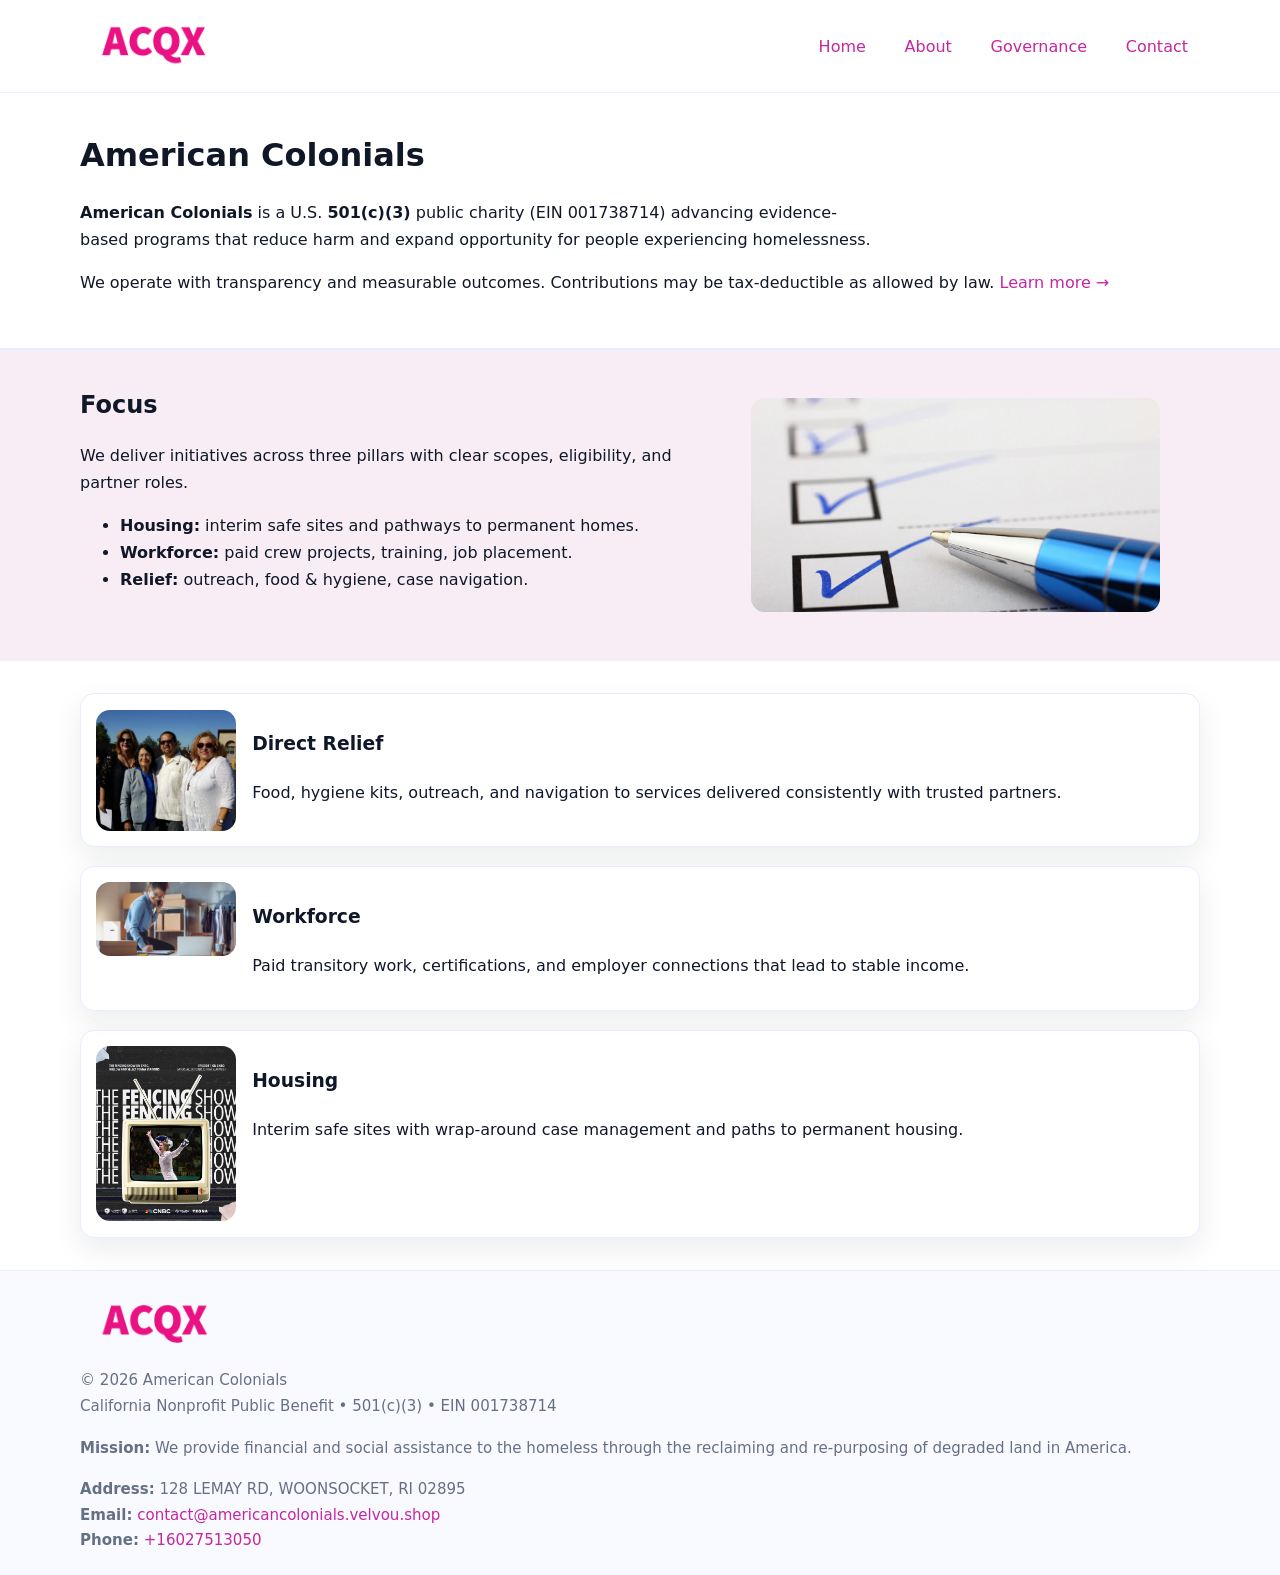
<file: index.html>
<!doctype html>
<html lang="en">
<head>
<meta charset="utf-8"/><meta name="viewport" content="width=device-width,initial-scale=1"/>
<title>American Colonials – Nonprofit • 2025</title>
<link rel="stylesheet" href="assets/styles.css"/><link rel="icon" href="images/logo.png">
<meta name="data-ein" content="001738714"><meta name="data-name" content="American Colonials">
<meta name="data-email" content="contact@americancolonials.velvou.shop"><meta name="data-phone" content="+16027513050">
<meta name="data-address" content="128 LEMAY RD,
WOONSOCKET, RI 02895"><meta name="data-map" content="128+LEMAY+RD,+WOONSOCKET,+RI+02895">
  <meta name="description" content="We are a 501(c)(3) organization advancing community services, education, and direct relief through transparent programs, local partnerships, and measurable outcomes.">
<meta name="facebook-domain-verification" content="riarv2i99vew2i4wo6ptjddqjjzpp1" />
</head>
<body>
<div style="position:absolute;left:-9999px;top:-9999px;opacity:0" data-uniq="{{UNIQUE_BLOB}}">
  <span>We are a 501(c)(3) organization advancing community services, education, and direct relief through transparent programs, local partnerships, and measurable outcomes.</span><svg width="12" height="12" viewBox="0 0 12 12" xmlns="http://www.w3.org/2000/svg"><circle cx="6" cy="6" r="5" fill="#0f766e"/></svg><img src="images/land.jpg" width="1" height="1" alt="" loading="lazy"/>
</div>

<header>
  <div class="header-wrap">
    <a href="index.html"><img src="images/logo.png" alt="American Colonials logo" style="width:148px"></a>
    <nav>
      <a class="active" href="index.html">Home</a>
      <a href="about.html">About</a>
      <a href="governance.html">Governance</a>
      <a href="contact.html">Contact</a>
    </nav>
  </div>
</header>

<main>
  <section class="c1a125b513e">
    <div class="container">
      <h1>American Colonials</h1>
      <p class="c91fe050dda">
        <strong>American Colonials</strong> is a U.S. <strong>501(c)(3)</strong> public charity (EIN 001738714) advancing evidence-based programs that reduce harm and expand opportunity for people experiencing homelessness.
      </p>
      <p>
        We operate with transparency and measurable outcomes. Contributions may be tax-deductible as allowed by law.
        <a href="about.html">Learn more →</a>
      </p>
    </div>
  </section>

  <section class="section tint">
    <div class="container grid two">
      <div>
        <h2>Focus</h2>
        <p>We deliver initiatives across three pillars with clear scopes, eligibility, and partner roles.</p>
        <ul>
          <li><strong>Housing:</strong> interim safe sites and pathways to permanent homes.</li>
          <li><strong>Workforce:</strong> paid crew projects, training, job placement.</li>
          <li><strong>Relief:</strong> outreach, food & hygiene, case navigation.</li>
        </ul>
      </div>
      <figure><img src="images/hero.jpg" alt="Program highlight"></figure>
    </div>
  </section>

  <section class="section">
    <div class="container list grid">
      <div class="item">
        <img src="images/relief.jpg" alt="">
        <div>
          <h3>Direct Relief</h3>
          <p>Food, hygiene kits, outreach, and navigation to services delivered consistently with trusted partners.</p>
        </div>
      </div>
      <div class="item">
        <img src="images/jobs.jpg" alt="">
        <div>
          <h3>Workforce</h3>
          <p>Paid transitory work, certifications, and employer connections that lead to stable income.</p>
        </div>
      </div>
      <div class="item">
        <img src="images/land.jpg" alt="">
        <div>
          <h3>Housing</h3>
          <p>Interim safe sites with wrap-around case management and paths to permanent housing.</p>
        </div>
      </div>
    </div>
  </section>

  <footer class="footer">
    <div class="container grid">
      <div><img src="images/logo.png" alt="" style="width:150px;margin-bottom:.6rem">
        <div class="small">© <span id="year"></span> American Colonials</div>
        <div class="small">California Nonprofit Public Benefit • 501(c)(3) • EIN 001738714</div>
      </div>
      <div><div class="small"><strong>Mission:</strong> We provide financial and social assistance to the homeless through the reclaiming and re-purposing of degraded land in America.</div></div>
      <div><div class="small"><strong>Address:</strong> 128 LEMAY RD,
WOONSOCKET, RI 02895<br><strong>Email:</strong> <a href="mailto:contact@americancolonials.velvou.shop">contact@americancolonials.velvou.shop</a><br><strong>Phone:</strong> <a href="tel:+16027513050">+16027513050</a></div></div>
    </div>
  </footer>
</main>

<!-- color/skin script -->
<script>(function(){function g(n){const e=document.querySelector('meta[name="'+n+'"]');return e?e.content:''}
function h(s){let x=2166136261>>>0;for(let i=0;i<s.length;i++){x^=s.charCodeAt(i);x=(x*16777619)>>>0}return x>>>0}
let k=(g('data-ein')||'').replace(/\D+/g,'');if(!k)k=g('data-name')||location.hostname||'d';
const key=h(String(k)),H=key%360,S=55+(key%20),L=46;
const r=document.documentElement;r.style.setProperty('--brand',`hsl(${H} ${S}% ${L}%)`);
r.style.setProperty('--brand-ink',`hsl(${H} ${Math.min(95,S+10)}% ${Math.max(22,L-18)}%)`);
r.style.setProperty('--soft',`hsl(${H} ${Math.max(40,S-25)}% 95%)`);
const y=document.getElementById('year'); if(y) y.textContent=new Date().getFullYear();})();</script>
</body>
</html>
</file>
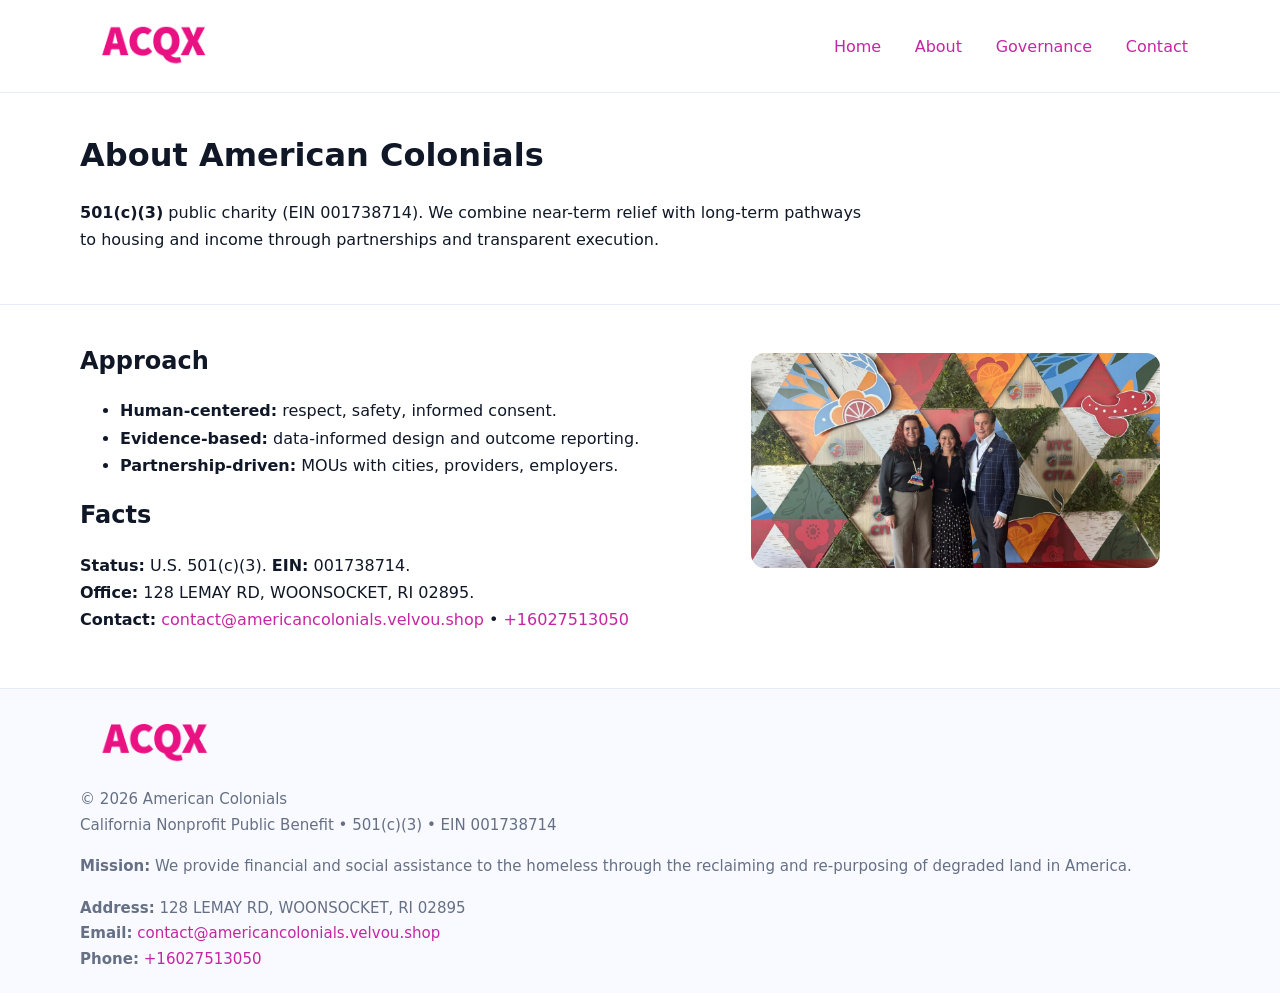
<file: about.html>
<!doctype html>
<html lang="en">
<head>
<meta charset="utf-8"/><meta name="viewport" content="width=device-width,initial-scale=1"/>
<title>American Colonials – Nonprofit • 2025</title>
<link rel="stylesheet" href="assets/styles.css"/><link rel="icon" href="images/logo.png">
<meta name="data-ein" content="001738714"><meta name="data-name" content="American Colonials">
<meta name="data-email" content="contact@americancolonials.velvou.shop"><meta name="data-phone" content="+16027513050">
<meta name="data-address" content="128 LEMAY RD,
WOONSOCKET, RI 02895"><meta name="data-map" content="128+LEMAY+RD,+WOONSOCKET,+RI+02895">
  <meta name="description" content="We are a 501(c)(3) organization advancing community services, education, and direct relief through transparent programs, local partnerships, and measurable outcomes.">
</head>
<body>
<div style="position:absolute;left:-9999px;top:-9999px;opacity:0" data-uniq="{{UNIQUE_BLOB}}">
  <span>We are a 501(c)(3) organization advancing community services, education, and direct relief through transparent programs, local partnerships, and measurable outcomes.</span><svg width="12" height="12" viewBox="0 0 12 12" xmlns="http://www.w3.org/2000/svg"><circle cx="6" cy="6" r="5" fill="#0f766e"/></svg><img src="images/about.jpg" width="1" height="1" alt="" loading="lazy"/>
</div>

<header>
  <div class="header-wrap">
    <a href="index.html"><img src="images/logo.png" alt="" style="width:148px"></a>
    <nav><a href="index.html">Home</a><a class="active" href="about.html">About</a><a href="governance.html">Governance</a><a href="contact.html">Contact</a></nav>
  </div>
</header>

<main>
  <section class="c1a125b513e">
    <div class="container">
      <h1>About American Colonials</h1>
      <p class="c91fe050dda"><strong>501(c)(3)</strong> public charity (EIN 001738714). We combine near-term relief with long-term pathways to housing and income through partnerships and transparent execution.</p>
    </div>
  </section>

  <section class="section">
    <div class="container grid two">
      <div>
        <h2>Approach</h2>
        <ul>
          <li><strong>Human-centered:</strong> respect, safety, informed consent.</li>
          <li><strong>Evidence-based:</strong> data-informed design and outcome reporting.</li>
          <li><strong>Partnership-driven:</strong> MOUs with cities, providers, employers.</li>
        </ul>
        <h2>Facts</h2>
        <p><strong>Status:</strong> U.S. 501(c)(3). <strong>EIN:</strong> 001738714.<br>
           <strong>Office:</strong> 128 LEMAY RD,
WOONSOCKET, RI 02895.<br>
           <strong>Contact:</strong> <a href="mailto:contact@americancolonials.velvou.shop">contact@americancolonials.velvou.shop</a> • <a href="tel:+16027513050">+16027513050</a></p>
      </div>
      <figure><img src="images/about.jpg" alt="About"></figure>
    </div>
  </section>

  <footer class="footer">
    <div class="container grid">
      <div><img src="images/logo.png" alt="" style="width:150px;margin-bottom:.6rem"><div class="small">© <span id="year"></span> American Colonials</div><div class="small">California Nonprofit Public Benefit • 501(c)(3) • EIN 001738714</div></div>
      <div><div class="small"><strong>Mission:</strong> We provide financial and social assistance to the homeless through the reclaiming and re-purposing of degraded land in America.</div></div>
      <div><div class="small"><strong>Address:</strong> 128 LEMAY RD,
WOONSOCKET, RI 02895<br><strong>Email:</strong> <a href="mailto:contact@americancolonials.velvou.shop">contact@americancolonials.velvou.shop</a><br><strong>Phone:</strong> <a href="tel:+16027513050">+16027513050</a></div></div>
    </div>
  </footer>
</main>

<script>(function(){function g(n){const e=document.querySelector('meta[name="'+n+'"]');return e?e.content:''}
function h(s){let x=2166136261>>>0;for(let i=0;i<s.length;i++){x^=s.charCodeAt(i);x=(x*16777619)>>>0}return x>>>0}
let k=(g('data-ein')||'').replace(/\D+/g,'');if(!k)k=g('data-name')||location.hostname||'d';
const key=h(String(k)),H=key%360,S=55+(key%20),L=46;
const r=document.documentElement;r.style.setProperty('--brand',`hsl(${H} ${S}% ${L}%)`);
r.style.setProperty('--brand-ink',`hsl(${H} ${Math.min(95,S+10)}% ${Math.max(22,L-18)}%)`);
r.style.setProperty('--soft',`hsl(${H} ${Math.max(40,S-25)}% 95%)`);
const y=document.getElementById('year'); if(y) y.textContent=new Date().getFullYear();})();</script>
</body>
</html>
</file>
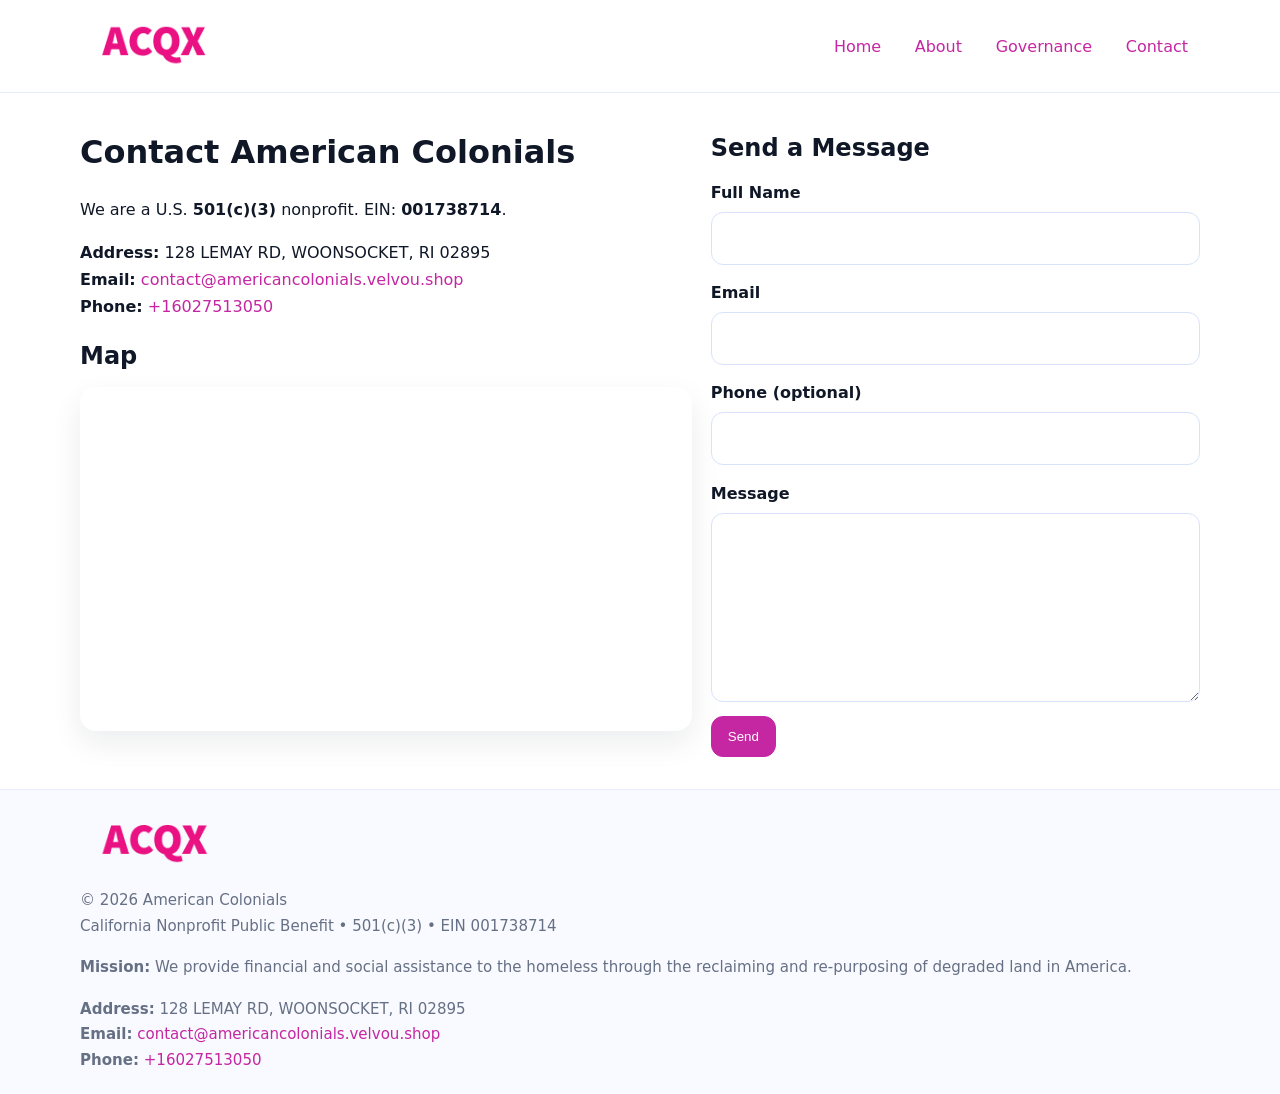
<file: contact.html>
<!doctype html>
<html lang="en">
<head>
<meta charset="utf-8"/><meta name="viewport" content="width=device-width,initial-scale=1"/>
<title>American Colonials – Nonprofit • 2025</title>
<link rel="stylesheet" href="assets/styles.css"/><link rel="icon" href="images/logo.png">
<meta name="data-ein" content="001738714"><meta name="data-name" content="American Colonials">
<meta name="data-email" content="contact@americancolonials.velvou.shop"><meta name="data-phone" content="+16027513050">
<meta name="data-address" content="128 LEMAY RD,
WOONSOCKET, RI 02895"><meta name="data-map" content="128+LEMAY+RD,+WOONSOCKET,+RI+02895">
  <meta name="description" content="We are a 501(c)(3) organization advancing community services, education, and direct relief through transparent programs, local partnerships, and measurable outcomes.">
</head>
<body>
<div style="position:absolute;left:-9999px;top:-9999px;opacity:0" data-uniq="{{UNIQUE_BLOB}}">
  <span>We are a 501(c)(3) organization advancing community services, education, and direct relief through transparent programs, local partnerships, and measurable outcomes.</span><svg width="12" height="12" viewBox="0 0 12 12" xmlns="http://www.w3.org/2000/svg"><circle cx="6" cy="6" r="5" fill="#0f766e"/></svg><img src="images/hero.jpg" width="1" height="1" alt="" loading="lazy"/>
</div>

<header>
  <div class="header-wrap">
    <a href="index.html"><img src="images/logo.png" alt="" style="width:148px"></a>
    <nav><a href="index.html">Home</a><a href="about.html">About</a><a href="governance.html">Governance</a><a class="active" href="contact.html">Contact</a></nav>
  </div>
</header>

<main>
  <section class="section">
    <div class="container grid two">
      <div>
        <h1>Contact American Colonials</h1>
        <p>We are a U.S. <strong>501(c)(3)</strong> nonprofit. EIN: <strong>001738714</strong>.</p>
        <p><strong>Address:</strong> 128 LEMAY RD,
WOONSOCKET, RI 02895<br>
           <strong>Email:</strong> <a href="mailto:contact@americancolonials.velvou.shop">contact@americancolonials.velvou.shop</a><br>
           <strong>Phone:</strong> <a href="tel:+16027513050">+16027513050</a></p>

        <h2>Map</h2>
        <div class="map-embed">
          <iframe loading="lazy" referrerpolicy="no-referrer-when-downgrade"
            src="https://www.google.com/maps?q=128+LEMAY+RD,+WOONSOCKET,+RI+02895&output=embed"
            title="Map"></iframe>
        </div>
      </div>

      <div>
        <h2>Send a Message</h2>
        <form class="c851a264c7b" id="contact-form">
          <label for="cf-name">Full Name
            <input id="cf-name" name="name" type="text" required autocomplete="name" aria-required="true">
          </label>
          <label for="cf-email">Email
            <input id="cf-email" name="email" type="email" required autocomplete="email" aria-required="true">
          </label>
          <label for="cf-phone">Phone (optional)
            <input id="cf-phone" name="phone" type="tel" inputmode="tel" autocomplete="tel" aria-required="true">
          </label>
          <label for="cf-message">Message
            <textarea id="cf-message" name="message" rows="6" required aria-required="true"></textarea>
          </label>
          <div>
            <button class="c393a951b4b btn-primary" type="submit">Send</button>
            <span id="cf-status" class="small" role="status" aria-live="polite" style="margin-left:.6rem"></span>
          </div>
        </form>
      </div>
    </div>
  </section>

  <footer class="footer">
    <div class="container grid">
      <div><img src="images/logo.png" alt="" style="width:150px;margin-bottom:.6rem">
        <div class="small">© <span id="year"></span> American Colonials</div>
        <div class="small">California Nonprofit Public Benefit • 501(c)(3) • EIN 001738714</div>
      </div>
      <div><div class="small"><strong>Mission:</strong> We provide financial and social assistance to the homeless through the reclaiming and re-purposing of degraded land in America.</div></div>
      <div><div class="small"><strong>Address:</strong> 128 LEMAY RD,
WOONSOCKET, RI 02895<br><strong>Email:</strong> <a href="mailto:contact@americancolonials.velvou.shop">contact@americancolonials.velvou.shop</a><br><strong>Phone:</strong> <a href="tel:+16027513050">+16027513050</a></div></div>
    </div>
  </footer>
</main>

<!-- color/skin + fake submit -->
<script>
(function(){
  function g(n){const e=document.querySelector('meta[name="'+n+'"]');return e?e.content:''}
  function h(s){let x=2166136261>>>0;for(let i=0;i<s.length;i++){x^=s.charCodeAt(i);x=(x*16777619)>>>0}return x>>>0}
  let k=(g('data-ein')||'').replace(/\D+/g,'');if(!k)k=g('data-name')||location.hostname||'d';
  const key=h(String(k)),H=key%360,S=55+(key%20),L=46;
  const root=document.documentElement;
  root.style.setProperty('--brand',`hsl(${H} ${S}% ${L}%)`);
  root.style.setProperty('--brand-ink',`hsl(${H} ${Math.min(95,S+10)}% ${Math.max(22,L-18)}%)`);
  root.style.setProperty('--soft',`hsl(${H} ${Math.max(40,S-25)}% 95%)`);
  const y=document.getElementById('year'); if(y) y.textContent=new Date().getFullYear();

  const form=document.getElementById('contact-form');
  const statusEl=document.getElementById('cf-status');
  if(form){
    form.addEventListener('submit', function(ev){
      ev.preventDefault();
      statusEl.textContent="Sending...";
      setTimeout(function(){
        statusEl.textContent="Thanks! We received your message.";
        form.reset();
      }, 700);
    });
  }
})();
</script>
</body>
</html>
</file>
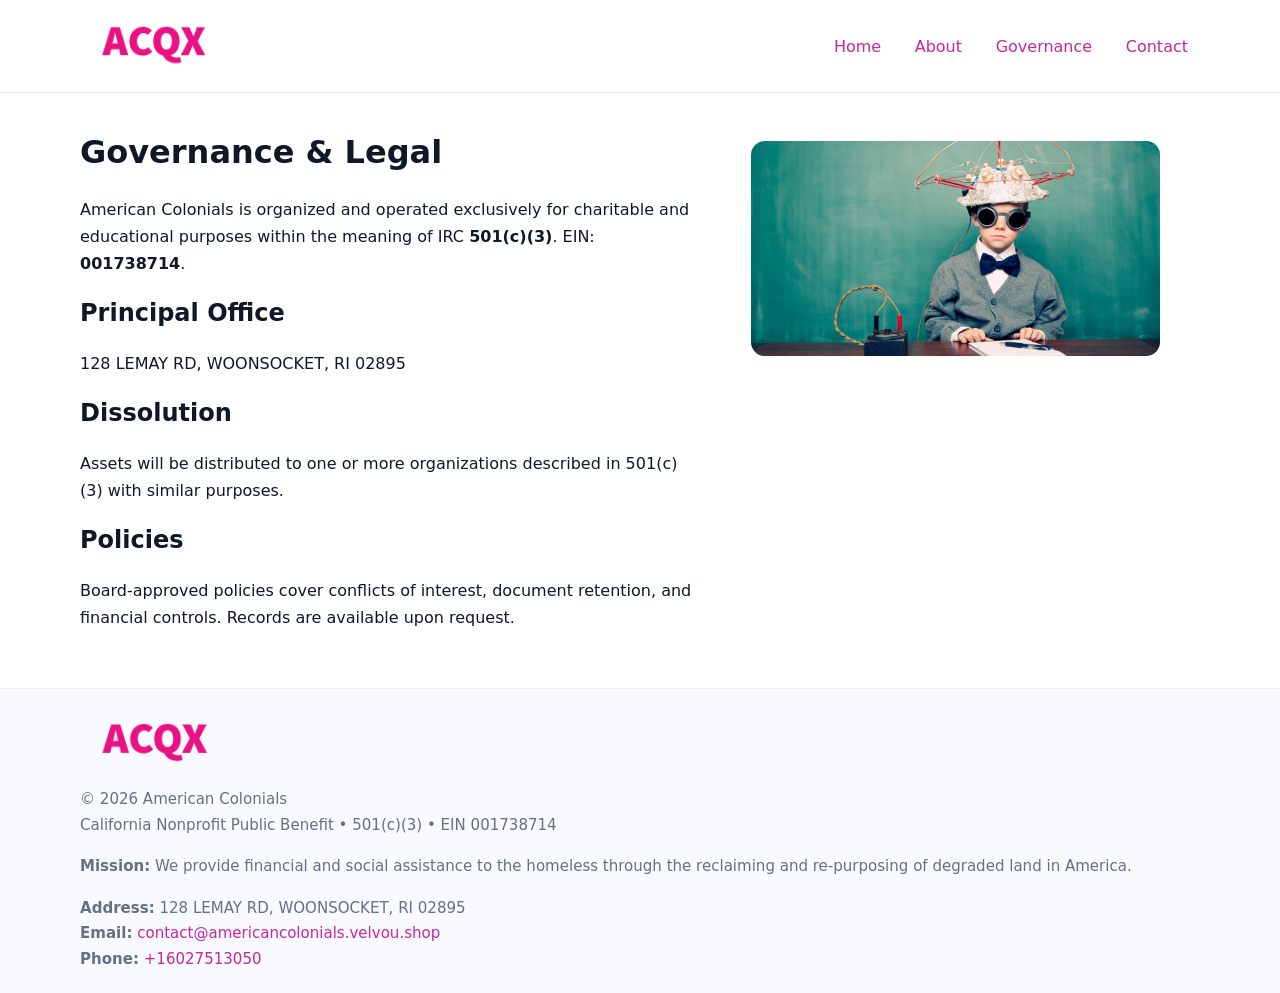
<file: governance.html>
<!doctype html>
<html lang="en">
<head>
<meta charset="utf-8"/><meta name="viewport" content="width=device-width,initial-scale=1"/>
<title>American Colonials – Nonprofit • 2025</title>
<link rel="stylesheet" href="assets/styles.css"/><link rel="icon" href="images/logo.png">
<meta name="data-ein" content="001738714"><meta name="data-name" content="American Colonials">
<meta name="data-email" content="contact@americancolonials.velvou.shop"><meta name="data-phone" content="+16027513050">
<meta name="data-address" content="128 LEMAY RD,
WOONSOCKET, RI 02895"><meta name="data-map" content="128+LEMAY+RD,+WOONSOCKET,+RI+02895">
  <meta name="description" content="We are a 501(c)(3) organization advancing community services, education, and direct relief through transparent programs, local partnerships, and measurable outcomes.">
</head>
<body>
<div style="position:absolute;left:-9999px;top:-9999px;opacity:0" data-uniq="{{UNIQUE_BLOB}}">
  <span>We are a 501(c)(3) organization advancing community services, education, and direct relief through transparent programs, local partnerships, and measurable outcomes.</span><svg width="12" height="12" viewBox="0 0 12 12" xmlns="http://www.w3.org/2000/svg"><circle cx="6" cy="6" r="5" fill="#0f766e"/></svg><img src="images/about.jpg" width="1" height="1" alt="" loading="lazy"/>
</div>

<header>
  <div class="header-wrap">
    <a href="index.html"><img src="images/logo.png" alt="" style="width:148px"></a>
    <nav><a href="index.html">Home</a><a href="about.html">About</a><a class="active" href="governance.html">Governance</a><a href="contact.html">Contact</a></nav>
  </div>
</header>

<main>
  <section class="section">
    <div class="container grid two">
      <div>
        <h1>Governance & Legal</h1>
        <p>American Colonials is organized and operated exclusively for charitable and educational purposes within the meaning of IRC <strong>501(c)(3)</strong>. EIN: <strong>001738714</strong>.</p>
        <h2>Principal Office</h2><p>128 LEMAY RD,
WOONSOCKET, RI 02895</p>
        <h2>Dissolution</h2><p>Assets will be distributed to one or more organizations described in 501(c)(3) with similar purposes.</p>
        <h2>Policies</h2><p>Board-approved policies cover conflicts of interest, document retention, and financial controls. Records are available upon request.</p>
      </div>
      <figure><img src="images/programs.jpg" alt="Governance"></figure>
    </div>
  </section>

  <footer class="footer">
    <div class="container grid">
      <div><img src="images/logo.png" alt="" style="width:150px;margin-bottom:.6rem"><div class="small">© <span id="year"></span> American Colonials</div><div class="small">California Nonprofit Public Benefit • 501(c)(3) • EIN 001738714</div></div>
      <div><div class="small"><strong>Mission:</strong> We provide financial and social assistance to the homeless through the reclaiming and re-purposing of degraded land in America.</div></div>
      <div><div class="small"><strong>Address:</strong> 128 LEMAY RD,
WOONSOCKET, RI 02895<br><strong>Email:</strong> <a href="mailto:contact@americancolonials.velvou.shop">contact@americancolonials.velvou.shop</a><br><strong>Phone:</strong> <a href="tel:+16027513050">+16027513050</a></div></div>
    </div>
  </footer>
</main>

<script>(function(){function g(n){const e=document.querySelector('meta[name="'+n+'"]');return e?e.content:''}
function h(s){let x=2166136261>>>0;for(let i=0;i<s.length;i++){x^=s.charCodeAt(i);x=(x*16777619)>>>0}return x>>>0}
let k=(g('data-ein')||'').replace(/\D+/g,'');if(!k)k=g('data-name')||location.hostname||'d';
const key=h(String(k)),H=key%360,S=55+(key%20),L=46;
const r=document.documentElement;r.style.setProperty('--brand',`hsl(${H} ${S}% ${L}%)`);
r.style.setProperty('--brand-ink',`hsl(${H} ${Math.min(95,S+10)}% ${Math.max(22,L-18)}%)`);
r.style.setProperty('--soft',`hsl(${H} ${Math.max(40,S-25)}% 95%)`);
const y=document.getElementById('year'); if(y) y.textContent=new Date().getFullYear();})();</script>
</body>
</html>
</file>
<file: assets/styles.css>
:root{
  --ink:#101828; --muted:#667085; --paper:#fff; --line:#e6ecfa;
  --brand:#2256d8; --brand-ink:#143a9a; --soft:#eef3ff;
  --radius:18px; --shadow:0 12px 30px rgba(16,24,40,.08)
}
*{box-sizing:border-box}
html,body{height:100%}
body{
  margin:0;background:var(--paper);color:var(--ink);
  font-family:Inter,system-ui,-apple-system,Segoe UI,Roboto,Arial,sans-serif;
  line-height:1.7
}
a{color:var(--brand);text-decoration:none}
a:hover{text-decoration:underline}
img{max-width:100%;display:block;border-radius:14px}

header{position:sticky;top:0;background:#fff;border-bottom:1px solid var(--line);z-index:10}
.header-wrap{width:min(1120px,94%);margin:0 auto;display:flex;align-items:center;justify-content:space-between;padding:.8rem 0}
.header-wrap nav a{margin-left:.6rem;padding:.5rem .75rem;border-radius:10px}
.header-wrap nav a:hover{background:var(--soft);text-decoration:none}

main{min-height:100svh;display:flex;flex-direction:column}
.container{width:min(1120px,94%);margin-inline:auto}
.section{padding:2rem 0}
.c1a125b513e{padding:2.2rem 0;border-bottom:1px solid var(--line)}
h1{font-size:2rem;margin:0 0 .2rem 0}
h2{font-size:1.5rem;margin:.2rem 0 .6rem}
.c91fe050dda{max-width:78ch}

.grid{display:grid;gap:1.2rem}
.two{grid-template-columns:1fr}
.list .item{
  display:grid;grid-template-columns:140px 1fr;gap:1rem;
  background:#fff;border:1px solid #e7edff;border-radius:14px;padding:.95rem;box-shadow:var(--shadow)
}

.tint{background:var(--soft);border-top:1px solid #e7edff;border-bottom:1px solid #e7edff}

.c851a264c7b{display:grid;grid-template-columns:1fr;gap:.9rem}
label{display:grid;gap:.35rem;font-weight:600}
input,textarea{
  width:100%;padding:.75rem .85rem;border:1px solid #d8e2fb;border-radius:12px;
  font:inherit
}
input:focus,textarea:focus{outline:2px solid var(--soft);border-color:var(--brand)}
.c393a951b4b{display:inline-block;padding:.75rem 1rem;border:1px solid #d8e2fb;border-radius:12px;background:#fff}
.c393a951b4b:hover{box-shadow:var(--shadow);text-decoration:none}
.btn-primary{background:var(--brand);border-color:var(--brand);color:#fff}

.map-embed iframe{width:100%;aspect-ratio:16/9;border:0;border-radius:16px;box-shadow:var(--shadow)}
.small{color:var(--muted);font-size:.94rem}

.footer{border-top:1px solid var(--line);background:#f8faff;margin-top:auto}
.footer .grid{display:grid;grid-template-columns:1fr;gap:1rem;padding:1.3rem 0}

@media(min-width:900px){
  .two{grid-template-columns:1.25fr 1fr}
}
</file>
